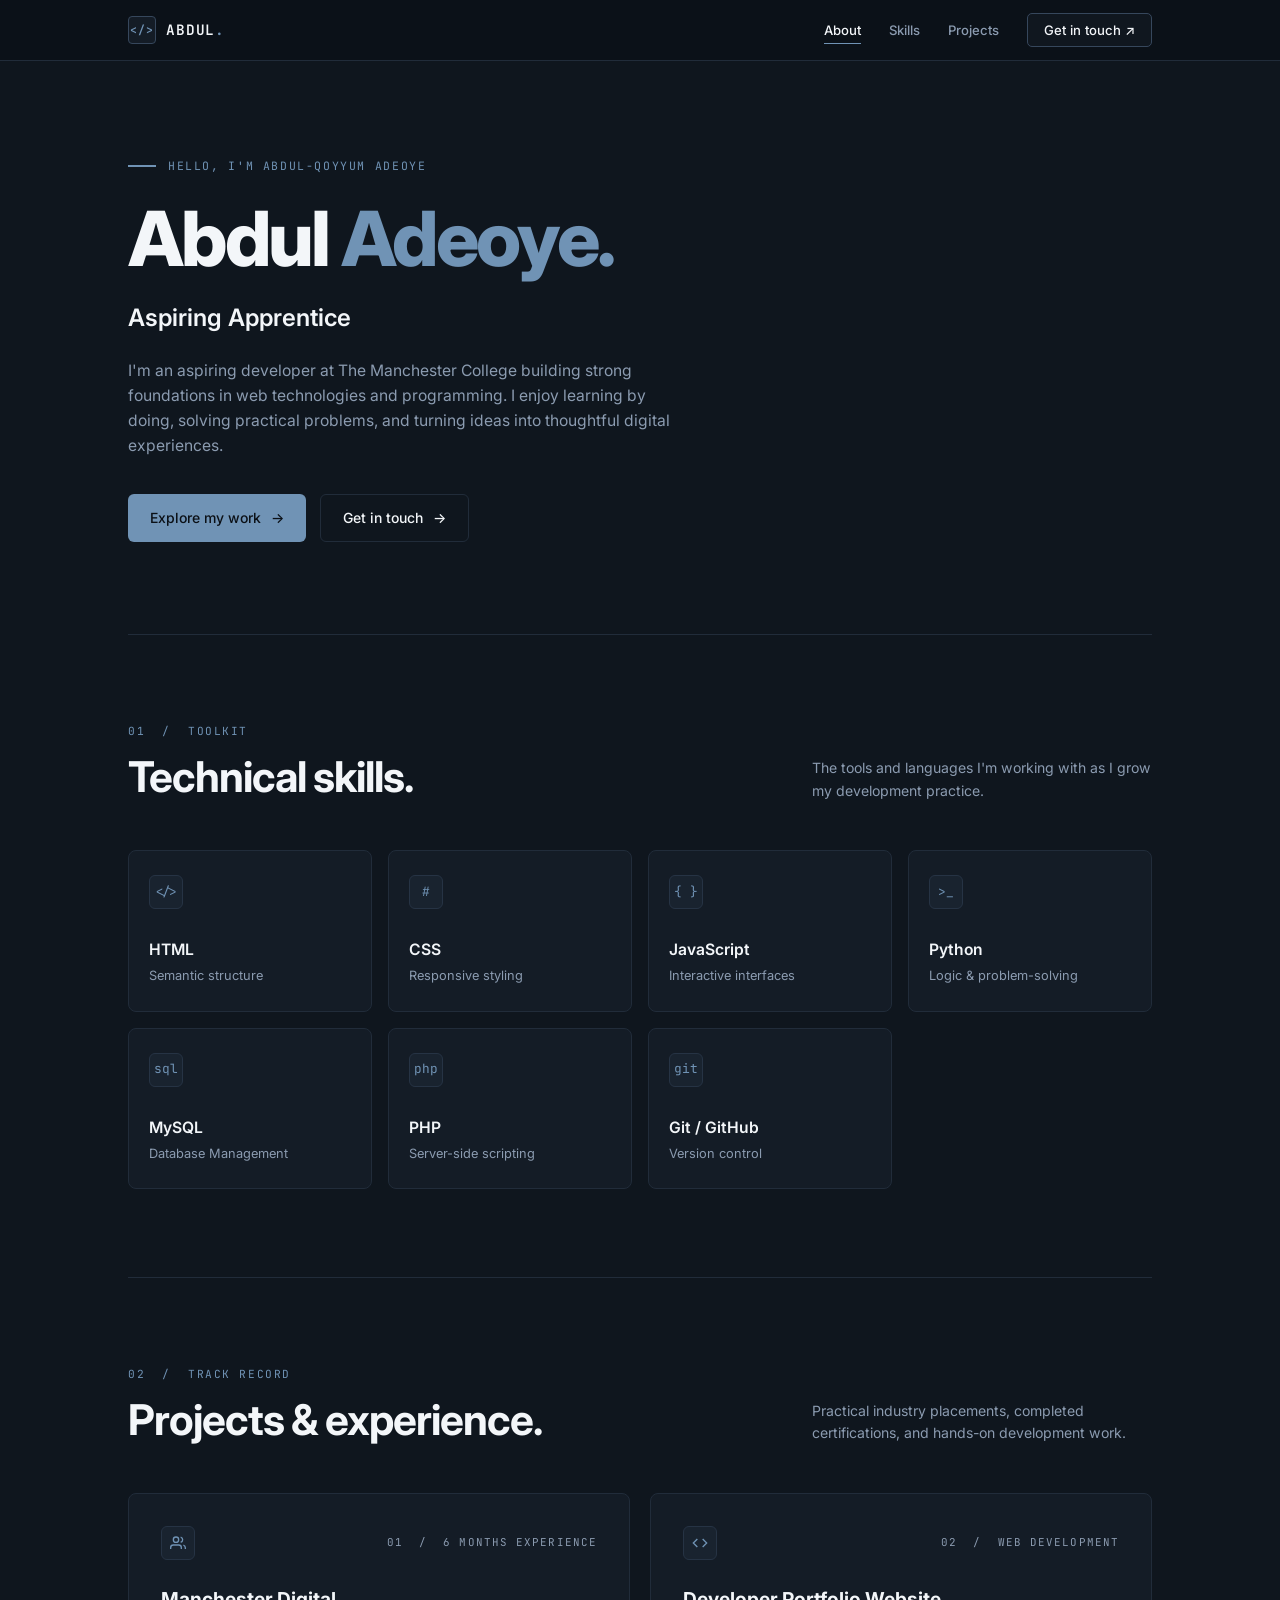
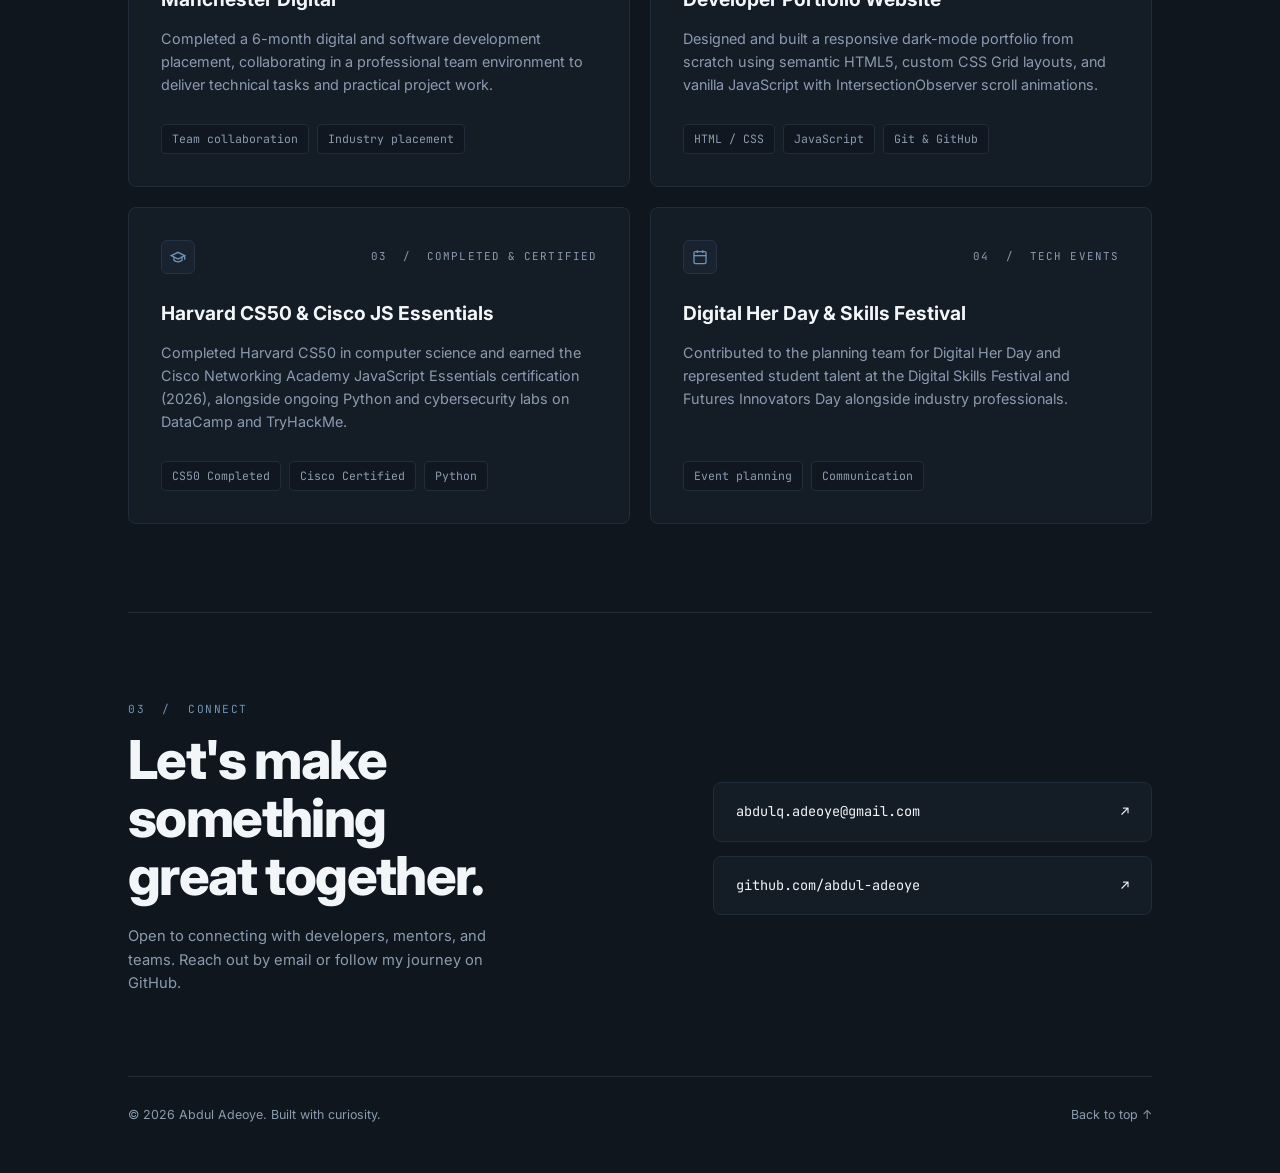
<file: index.html>
<!DOCTYPE html>
<html lang="en">
<head>
  <meta charset="UTF-8">
  <meta name="viewport" content="width=device-width, initial-scale=1.0">
  <title>Abdul Adeoye</title>
  <link rel="preconnect" href="https://fonts.googleapis.com">
  <link rel="preconnect" href="https://fonts.gstatic.com" crossorigin>
  <link href="https://fonts.googleapis.com/css2?family=Inter:wght@400;500;600;700;800&family=JetBrains+Mono:wght@400;500;600&display=swap" rel="stylesheet">
  <link rel="stylesheet" href="style.css">
</head>
<body>

  <!-- Top Navigation Bar -->
  <nav class="navbar" aria-label="Primary Navigation">
    <div class="nav-container">
      <a href="#about" class="nav-brand">
        <span class="brand-icon">&lt;/&gt;</span>
        <span class="brand-text">ABDUL<span class="brand-dot">.</span></span>
      </a>

      <ul class="nav-links">
        <li><a href="#about" class="nav-link active">About</a></li>
        <li><a href="#skills" class="nav-link">Skills</a></li>
        <li><a href="#projects" class="nav-link">Projects</a></li>
        <li><a href="#contact" class="nav-cta">Get in touch &#8599;</a></li>
      </ul>
    </div>
  </nav>

  <main class="container">
    <!-- Hero / About Section -->
    <header id="about" class="hero section-border">
      <div class="eyebrow">
        <span class="accent-line"></span>
        <span>HELLO, I'M ABDUL-QOYYUM ADEOYE</span>
      </div>
      <h1 class="hero-title">Abdul <span class="text-slate">Adeoye.</span></h1>
      <h2 class="hero-subtitle">Aspiring Apprentice</h2>
      <p class="hero-description">
        I'm an aspiring developer at The Manchester College building strong foundations in web technologies and programming. I enjoy learning by doing, solving practical problems, and turning ideas into thoughtful digital experiences.
      </p>
      <div class="hero-actions">
        <a href="#projects" class="btn btn-primary">Explore my work <span class="arrow">&rarr;</span></a>
        <a href="#contact" class="btn btn-secondary">Get in touch <span class="arrow">&rarr;</span></a>
      </div>
    </header>

    <!-- 01 / Toolkit (Skills) -->
    <section id="skills" class="section section-border">
      <div class="section-header">
        <div>
          <p class="section-label">01 &nbsp;/&nbsp; TOOLKIT</p>
          <h2 class="section-title">Technical skills.</h2>
        </div>
        <p class="section-intro">
          The tools and languages I'm working with as I grow my development practice.
        </p>
      </div>

      <div class="skills-grid">
        <article class="skill-card">
          <div class="icon-box">&lt;/&gt;</div>
          <h3>HTML</h3>
          <p>Semantic structure</p>
        </article>

        <article class="skill-card">
          <div class="icon-box">#</div>
          <h3>CSS</h3>
          <p>Responsive styling</p>
        </article>

        <article class="skill-card">
          <div class="icon-box">{ }</div>
          <h3>JavaScript</h3>
          <p>Interactive interfaces</p>
        </article>

        <article class="skill-card">
          <div class="icon-box">&gt;_</div>
          <h3>Python</h3>
          <p>Logic &amp; problem-solving</p>
        </article>

        <article class="skill-card">
          <div class="icon-box">sql</div>
          <h3>MySQL</h3>
          <p>Database Management</p>
        </article>

        <article class="skill-card">
          <div class="icon-box">php</div>
          <h3>PHP</h3>
          <p>Server-side scripting</p>
        </article>

        <article class="skill-card">
          <div class="icon-box">git</div>
          <h3>Git / GitHub</h3>
          <p>Version control</p>
        </article>
      </div>
    </section>

    <!-- 02 / Experience & Projects -->
    <section id="projects" class="section section-border">
      <div class="section-header">
        <div>
          <p class="section-label">02 &nbsp;/&nbsp; TRACK RECORD</p>
          <h2 class="section-title">Projects &amp; experience.</h2>
        </div>
        <p class="section-intro">
          Practical industry placements, completed certifications, and hands-on development work.
        </p>
      </div>

      <div class="projects-grid">
        <article class="project-card">
          <div class="project-top">
            <div class="icon-box">
              <svg width="16" height="16" viewBox="0 0 24 24" fill="none" stroke="currentColor" stroke-width="2">
                <path d="M17 21v-2a4 4 0 0 0-4-4H5a4 4 0 0 0-4 4v2"></path>
                <circle cx="9" cy="7" r="4"></circle>
                <path d="M23 21v-2a4 4 0 0 0-3-3.87"></path>
                <path d="M16 3.13a4 4 0 0 1 0 7.75"></path>
              </svg>
            </div>
            <span class="project-meta">01 &nbsp;/&nbsp; 6 MONTHS EXPERIENCE</span>
          </div>
          <h3>Manchester Digital</h3>
          <p>
            Completed a 6-month digital and software development placement, collaborating in a professional team environment to deliver technical tasks and practical project work.
          </p>
          <div class="tags">
            <span class="tag">Team collaboration</span>
            <span class="tag">Industry placement</span>
          </div>
        </article>

        <article class="project-card">
          <div class="project-top">
            <div class="icon-box">
              <svg width="16" height="16" viewBox="0 0 24 24" fill="none" stroke="currentColor" stroke-width="2">
                <polyline points="16 18 22 12 16 6"></polyline>
                <polyline points="8 6 2 12 8 18"></polyline>
              </svg>
            </div>
            <span class="project-meta">02 &nbsp;/&nbsp; WEB DEVELOPMENT</span>
          </div>
          <h3>Developer Portfolio Website</h3>
          <p>
            Designed and built a responsive dark-mode portfolio from scratch using semantic HTML5, custom CSS Grid layouts, and vanilla JavaScript with IntersectionObserver scroll animations.
          </p>
          <div class="tags">
            <span class="tag">HTML / CSS</span>
            <span class="tag">JavaScript</span>
            <span class="tag">Git &amp; GitHub</span>
          </div>
        </article>

        <article class="project-card">
          <div class="project-top">
            <div class="icon-box">
              <svg width="16" height="16" viewBox="0 0 24 24" fill="none" stroke="currentColor" stroke-width="2">
                <path d="M22 10v6M2 10l10-5 10 5-10 5z"></path>
                <path d="M6 12v5c3 3 9 3 12 0v-5"></path>
              </svg>
            </div>
            <span class="project-meta">03 &nbsp;/&nbsp; COMPLETED &amp; CERTIFIED</span>
          </div>
          <h3>Harvard CS50 &amp; Cisco JS Essentials</h3>
          <p>
            Completed Harvard CS50 in computer science and earned the Cisco Networking Academy JavaScript Essentials certification (2026), alongside ongoing Python and cybersecurity labs on DataCamp and TryHackMe.
          </p>
          <div class="tags">
            <span class="tag">CS50 Completed</span>
            <span class="tag">Cisco Certified</span>
            <span class="tag">Python</span>
          </div>
        </article>

        <article class="project-card">
          <div class="project-top">
            <div class="icon-box">
              <svg width="16" height="16" viewBox="0 0 24 24" fill="none" stroke="currentColor" stroke-width="2">
                <rect x="3" y="4" width="18" height="18" rx="2" ry="2"></rect>
                <line x1="16" y1="2" x2="16" y2="6"></line>
                <line x1="8" y1="2" x2="8" y2="6"></line>
                <line x1="3" y1="10" x2="21" y2="10"></line>
              </svg>
            </div>
            <span class="project-meta">04 &nbsp;/&nbsp; TECH EVENTS</span>
          </div>
          <h3>Digital Her Day &amp; Skills Festival</h3>
          <p>
            Contributed to the planning team for Digital Her Day and represented student talent at the Digital Skills Festival and Futures Innovators Day alongside industry professionals.
          </p>
          <div class="tags">
            <span class="tag">Event planning</span>
            <span class="tag">Communication</span>
          </div>
        </article>
      </div>
    </section>

    <!-- 03 / Connect -->
    <footer id="contact" class="section footer-section">
      <div class="contact-grid">
        <div class="contact-copy">
          <p class="section-label">03 &nbsp;/&nbsp; CONNECT</p>
          <h2 class="contact-title">Let's make<br>something<br>great together.</h2>
          <p class="contact-description">
            Open to connecting with developers, mentors, and teams. Reach out by email or follow my journey on GitHub.
          </p>
        </div>

        <div class="contact-links">
          <a href="mailto:abdulq.adeoye@gmail.com" class="contact-card">
            <span>abdulq.adeoye@gmail.com</span>
            <span class="arrow">&#8599;</span>
          </a>
          <a href="https://github.com/abdul-qoyyumadeoye-bot" target="_blank" rel="noopener noreferrer" class="contact-card">
            <span>github.com/abdul-adeoye</span>
            <span class="arrow">&#8599;</span>
          </a>
        </div>
      </div>

      <div class="bottom-bar">
        <span>&copy; 2026 Abdul Adeoye. Built with curiosity.</span>
        <a href="#about" class="back-to-top">Back to top &uarr;</a>
      </div>
    </footer>
  </main>

  <script src="script.js"></script>
</body>
</html>
</file>
<file: style.css>
:root {
  --bg-primary: #0f161e;
  --bg-nav: rgba(12, 18, 25, 0.88);
  --bg-card: #141c26;
  --bg-card-hover: #18222e;
  --border-color: #212c3a;
  --border-hover: #36475c;
  --text-main: #f3f6f9;
  --text-muted: #8b9bb0;
  --accent-slate: #7093b5;
  --accent-slate-hover: #83a7ca;
  --font-sans: 'Inter', -apple-system, BlinkMacSystemFont, sans-serif;
  --font-mono: 'JetBrains Mono', monospace;
}

* {
  box-sizing: border-box;
  margin: 0;
  padding: 0;
}

html {
  scroll-behavior: smooth;
  scroll-padding-top: 76px;
}

body {
  background-color: var(--bg-primary);
  color: var(--text-main);
  font-family: var(--font-sans);
  line-height: 1.6;
  -webkit-font-smoothing: antialiased;
}

/* Navbar */
.navbar {
  position: sticky;
  top: 0;
  z-index: 100;
  background-color: var(--bg-nav);
  backdrop-filter: blur(10px);
  border-bottom: 1px solid var(--border-color);
}

.nav-container {
  max-width: 1080px;
  margin: 0 auto;
  padding: 16px 28px;
  display: flex;
  justify-content: space-between;
  align-items: center;
}

.nav-brand {
  display: inline-flex;
  align-items: center;
  gap: 10px;
  text-decoration: none;
  color: var(--text-main);
  font-family: var(--font-mono);
  font-weight: 600;
  font-size: 0.9rem;
  letter-spacing: 0.06em;
}

.brand-icon {
  display: inline-flex;
  align-items: center;
  justify-content: center;
  width: 28px;
  height: 28px;
  border: 1px solid var(--border-hover);
  border-radius: 4px;
  background-color: var(--bg-card);
  color: var(--accent-slate);
  font-size: 0.72rem;
}

.brand-dot {
  color: var(--accent-slate);
}

.nav-links {
  list-style: none;
  display: flex;
  align-items: center;
  gap: 28px;
}

.nav-link {
  position: relative;
  text-decoration: none;
  color: var(--text-muted);
  font-size: 0.82rem;
  font-weight: 500;
  padding-bottom: 6px;
  transition: color 0.2s ease;
}

.nav-link:hover,
.nav-link.active {
  color: var(--text-main);
}

.nav-link.active::after {
  content: '';
  position: absolute;
  left: 0;
  bottom: 0;
  width: 100%;
  height: 1.5px;
  background-color: var(--accent-slate);
}

.nav-cta {
  text-decoration: none;
  color: var(--text-main);
  font-size: 0.82rem;
  font-weight: 500;
  padding: 8px 16px;
  border: 1px solid var(--border-hover);
  border-radius: 5px;
  background-color: rgba(20, 28, 38, 0.6);
  transition: all 0.2s ease;
}

.nav-cta:hover {
  border-color: var(--accent-slate);
  background-color: var(--bg-card-hover);
}

/* Container & Borders */
.container {
  max-width: 1080px;
  margin: 0 auto;
  padding: 0 28px;
}

.section-border {
  border-bottom: 1px solid var(--border-color);
}

/* Hero */
.hero {
  padding: 96px 0 92px;
}

.eyebrow {
  display: flex;
  align-items: center;
  gap: 12px;
  font-family: var(--font-mono);
  font-size: 0.72rem;
  letter-spacing: 0.14em;
  color: var(--accent-slate);
  margin-bottom: 24px;
}

.accent-line {
  width: 28px;
  height: 1.5px;
  background-color: var(--accent-slate);
  display: inline-block;
}

.hero-title {
  font-size: clamp(3rem, 7vw, 4.75rem);
  font-weight: 800;
  letter-spacing: -0.035em;
  line-height: 1.05;
  margin-bottom: 20px;
}

.text-slate {
  color: var(--accent-slate);
}

.hero-subtitle {
  font-size: clamp(1.2rem, 2.5vw, 1.5rem);
  font-weight: 600;
  color: var(--text-main);
  margin-bottom: 20px;
}

.hero-description {
  max-width: 560px;
  color: var(--text-muted);
  font-size: 0.98rem;
  margin-bottom: 36px;
}

.hero-actions {
  display: flex;
  flex-wrap: wrap;
  gap: 14px;
}

.btn {
  display: inline-flex;
  align-items: center;
  gap: 10px;
  padding: 12px 22px;
  border-radius: 6px;
  font-size: 0.875rem;
  font-weight: 500;
  text-decoration: none;
  transition: all 0.2s ease;
}

.btn-primary {
  background-color: var(--accent-slate);
  color: #0b1016;
}

.btn-primary:hover {
  background-color: var(--accent-slate-hover);
  transform: translateY(-1px);
}

.btn-secondary {
  background-color: transparent;
  color: var(--text-main);
  border: 1px solid var(--border-color);
}

.btn-secondary:hover {
  border-color: var(--border-hover);
  background-color: var(--bg-card);
}

/* Sections */
.section {
  padding: 88px 0;
}

.section-header {
  display: flex;
  justify-content: space-between;
  align-items: flex-end;
  gap: 24px;
  margin-bottom: 48px;
}

.section-label {
  font-family: var(--font-mono);
  font-size: 0.7rem;
  letter-spacing: 0.14em;
  color: var(--accent-slate);
  margin-bottom: 12px;
}

.section-title {
  font-size: clamp(2rem, 4vw, 2.65rem);
  font-weight: 700;
  letter-spacing: -0.025em;
  line-height: 1.15;
}

.section-intro {
  max-width: 340px;
  color: var(--text-muted);
  font-size: 0.88rem;
}

/* Toolkit Grid */
.skills-grid {
  display: grid;
  grid-template-columns: repeat(4, 1fr);
  gap: 16px;
}

.skill-card {
  background-color: var(--bg-card);
  border: 1px solid var(--border-color);
  border-radius: 8px;
  padding: 24px 20px;
  transition: border-color 0.2s ease, transform 0.2s ease;
}

.skill-card:hover {
  border-color: var(--border-hover);
  transform: translateY(-2px);
}

.icon-box {
  width: 34px;
  height: 34px;
  border-radius: 6px;
  background-color: #19232f;
  border: 1px solid #263344;
  color: var(--accent-slate);
  display: flex;
  align-items: center;
  justify-content: center;
  font-family: var(--font-mono);
  font-size: 0.8rem;
  margin-bottom: 28px;
}

.skill-card h3 {
  font-size: 0.98rem;
  font-weight: 600;
  margin-bottom: 4px;
}

.skill-card p {
  font-size: 0.8rem;
  color: var(--text-muted);
}

/* Projects Grid */
.projects-grid {
  display: grid;
  grid-template-columns: repeat(2, 1fr);
  gap: 20px;
}

.project-card {
  background-color: var(--bg-card);
  border: 1px solid var(--border-color);
  border-radius: 8px;
  padding: 32px;
  display: flex;
  flex-direction: column;
  transition: border-color 0.2s ease, transform 0.2s ease;
}

.project-card:hover {
  border-color: var(--border-hover);
  transform: translateY(-2px);
}

.project-top {
  display: flex;
  justify-content: space-between;
  align-items: center;
  margin-bottom: 24px;
}

.project-top .icon-box {
  margin-bottom: 0;
}

.project-meta {
  font-family: var(--font-mono);
  font-size: 0.68rem;
  letter-spacing: 0.1em;
  color: var(--text-muted);
}

.project-card h3 {
  font-size: 1.2rem;
  font-weight: 700;
  margin-bottom: 12px;
}

.project-card p {
  color: var(--text-muted);
  font-size: 0.9rem;
  margin-bottom: 28px;
  flex-grow: 1;
}

.tags {
  display: flex;
  flex-wrap: wrap;
  gap: 8px;
}

.tag {
  font-family: var(--font-mono);
  font-size: 0.72rem;
  color: var(--text-muted);
  background-color: #101720;
  border: 1px solid var(--border-color);
  padding: 5px 10px;
  border-radius: 4px;
}

/* Contact & Footer */
.footer-section {
  padding-bottom: 48px;
}

.contact-grid {
  display: grid;
  grid-template-columns: 1.1fr 0.9fr;
  gap: 48px;
  align-items: center;
  margin-bottom: 80px;
}

.contact-title {
  font-size: clamp(2.4rem, 5vw, 3.35rem);
  font-weight: 800;
  letter-spacing: -0.03em;
  line-height: 1.08;
  margin-bottom: 20px;
}

.contact-description {
  max-width: 390px;
  color: var(--text-muted);
  font-size: 0.92rem;
}

.contact-links {
  display: flex;
  flex-direction: column;
  gap: 14px;
}

.contact-card {
  display: flex;
  justify-content: space-between;
  align-items: center;
  background-color: var(--bg-card);
  border: 1px solid var(--border-color);
  border-radius: 8px;
  padding: 18px 22px;
  color: var(--text-main);
  text-decoration: none;
  font-family: var(--font-mono);
  font-size: 0.85rem;
  transition: all 0.2s ease;
}

.contact-card:hover {
  background-color: var(--bg-card-hover);
  border-color: var(--border-hover);
  transform: translateX(3px);
}

.bottom-bar {
  border-top: 1px solid var(--border-color);
  padding-top: 28px;
  display: flex;
  justify-content: space-between;
  align-items: center;
  font-size: 0.78rem;
  color: var(--text-muted);
}

.back-to-top {
  color: var(--text-muted);
  text-decoration: none;
  transition: color 0.2s ease;
}

.back-to-top:hover {
  color: var(--text-main);
}

/* Scroll Reveal State */
.reveal {
  opacity: 0;
  transform: translateY(16px);
  transition: opacity 0.6s ease, transform 0.6s ease;
}

.reveal.visible {
  opacity: 1;
  transform: translateY(0);
}

/* Responsive */
@media (max-width: 900px) {
  .skills-grid {
    grid-template-columns: repeat(3, 1fr);
  }
  .contact-grid {
    grid-template-columns: 1fr;
  }
}

@media (max-width: 640px) {
  .nav-container {
    padding: 14px 20px;
  }
  .nav-links {
    gap: 14px;
  }
  .nav-link {
    font-size: 0.78rem;
  }
  .nav-cta {
    padding: 6px 10px;
    font-size: 0.76rem;
  }
  .hero {
    padding: 68px 0 60px;
  }
  .section {
    padding: 64px 0;
  }
  .section-header {
    flex-direction: column;
    align-items: flex-start;
  }
  .skills-grid {
    grid-template-columns: repeat(2, 1fr);
  }
  .projects-grid {
    grid-template-columns: 1fr;
  }
  .bottom-bar {
    flex-direction: column;
    gap: 12px;
    align-items: flex-start;
  }
}
</file>
